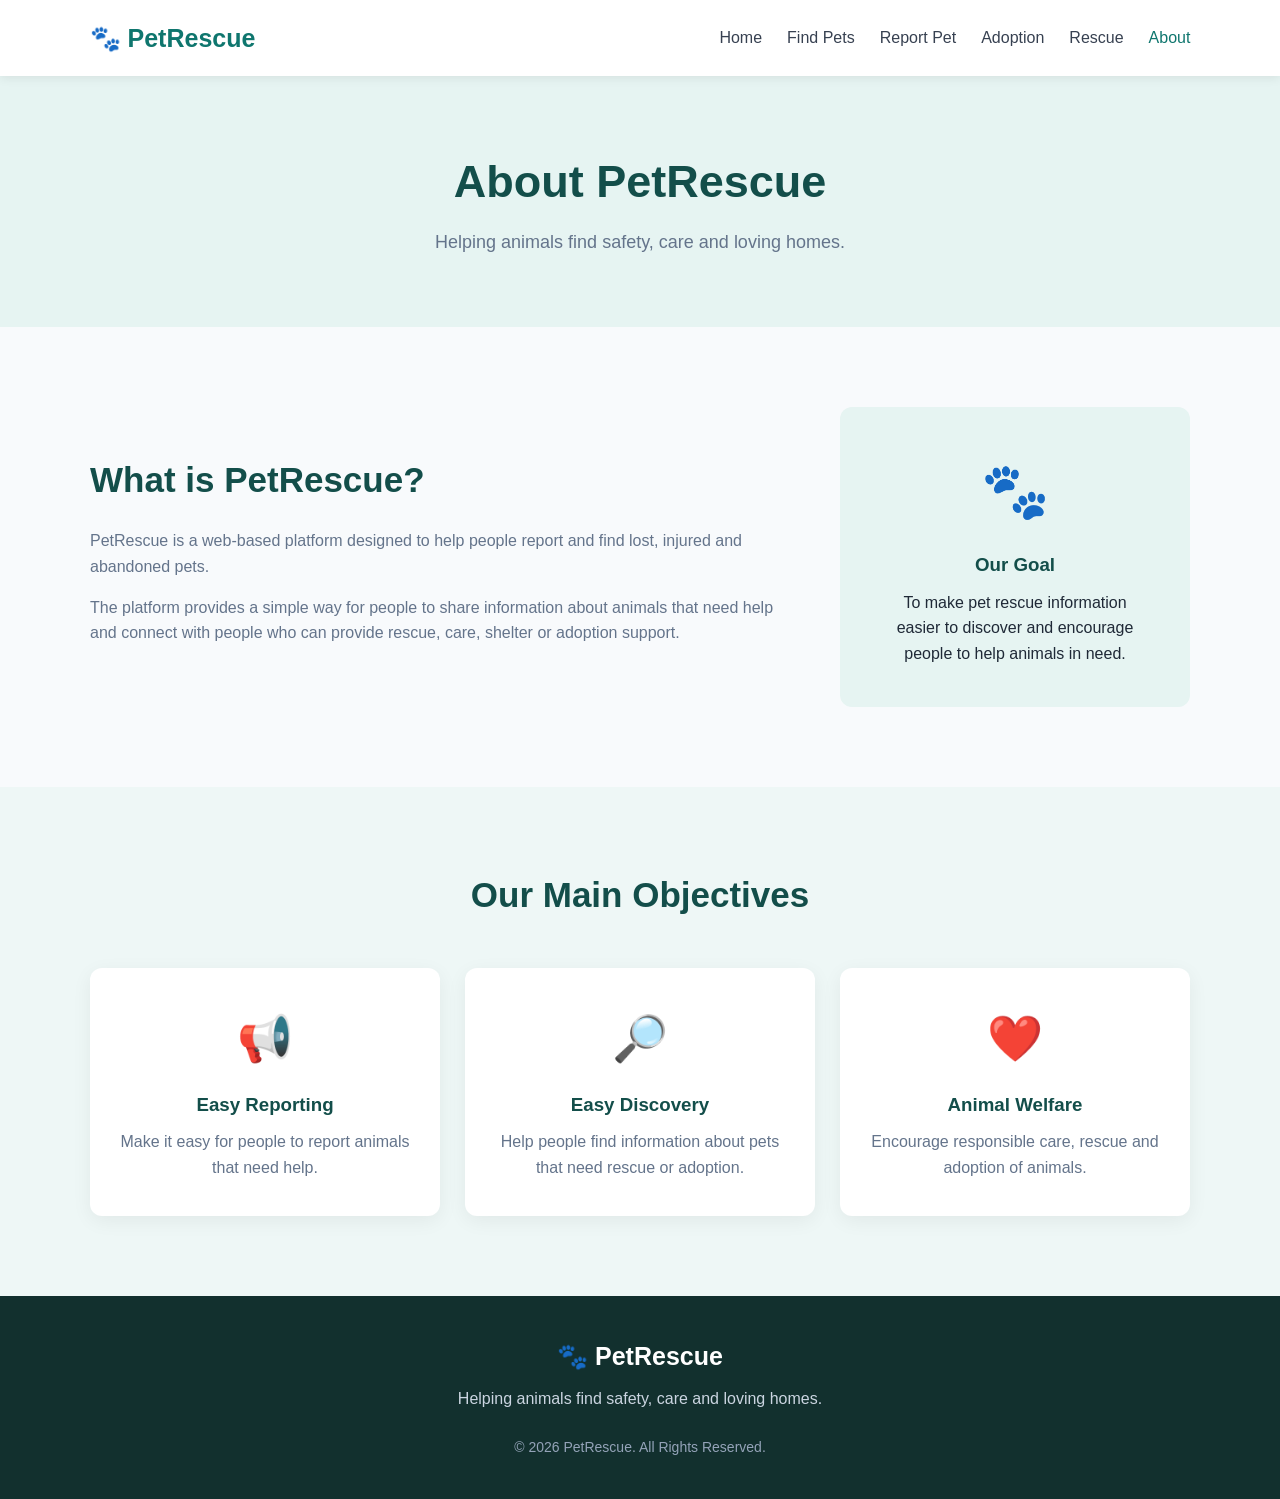
<file: about.html>
<!DOCTYPE html>
<html lang="en">

<head>

    <meta charset="UTF-8">

    <meta name="viewport" content="width=device-width, initial-scale=1.0">

    <title>PetRescue - About</title>

    <link rel="stylesheet" href="css/style.css">

</head>


<body>


    <header class="navbar">

        <div class="logo">
            🐾 PetRescue
        </div>

        <nav>

            <a href="index.html">Home</a>

            <a href="pets.html">Find Pets</a>

            <a href="report.html">Report Pet</a>

            <a href="adoption.html">Adoption</a>

            <a href="rescue.html">Rescue</a>

            <a href="about.html" class="active">
                About
            </a>

        </nav>

    </header>


    <section class="page-header">

        <h1>About PetRescue</h1>

        <p>
            Helping animals find safety, care and loving homes.
        </p>

    </section>


    <section class="section">


        <div class="about-content">


            <div class="about-text">

                <h2>What is PetRescue?</h2>

                <p>
                    PetRescue is a web-based platform designed to
                    help people report and find lost, injured and
                    abandoned pets.
                </p>

                <p>
                    The platform provides a simple way for people
                    to share information about animals that need
                    help and connect with people who can provide
                    rescue, care, shelter or adoption support.
                </p>

            </div>


            <div class="about-box">

                <div class="about-icon">
                    🐾
                </div>

                <h3>Our Goal</h3>

                <p>
                    To make pet rescue information easier to
                    discover and encourage people to help animals
                    in need.
                </p>

            </div>


        </div>

    </section>


    <section class="section light-section">


        <div class="section-heading">

            <h2>Our Main Objectives</h2>

        </div>


        <div class="info-cards">


            <div class="info-card">

                <div class="icon">
                    📢
                </div>

                <h3>Easy Reporting</h3>

                <p>
                    Make it easy for people to report animals
                    that need help.
                </p>

            </div>


            <div class="info-card">

                <div class="icon">
                    🔎
                </div>

                <h3>Easy Discovery</h3>

                <p>
                    Help people find information about pets
                    that need rescue or adoption.
                </p>

            </div>


            <div class="info-card">

                <div class="icon">
                    ❤️
                </div>

                <h3>Animal Welfare</h3>

                <p>
                    Encourage responsible care, rescue and
                    adoption of animals.
                </p>

            </div>


        </div>

    </section>


    <footer>

        <div class="footer-content">

            <h3>🐾 PetRescue</h3>

            <p>
                Helping animals find safety, care and loving homes.
            </p>

        </div>

        <p class="copyright">
            © 2026 PetRescue. All Rights Reserved.
        </p>

    </footer>


    <script src="js/script.js"></script>

</body>

</html>
</file>
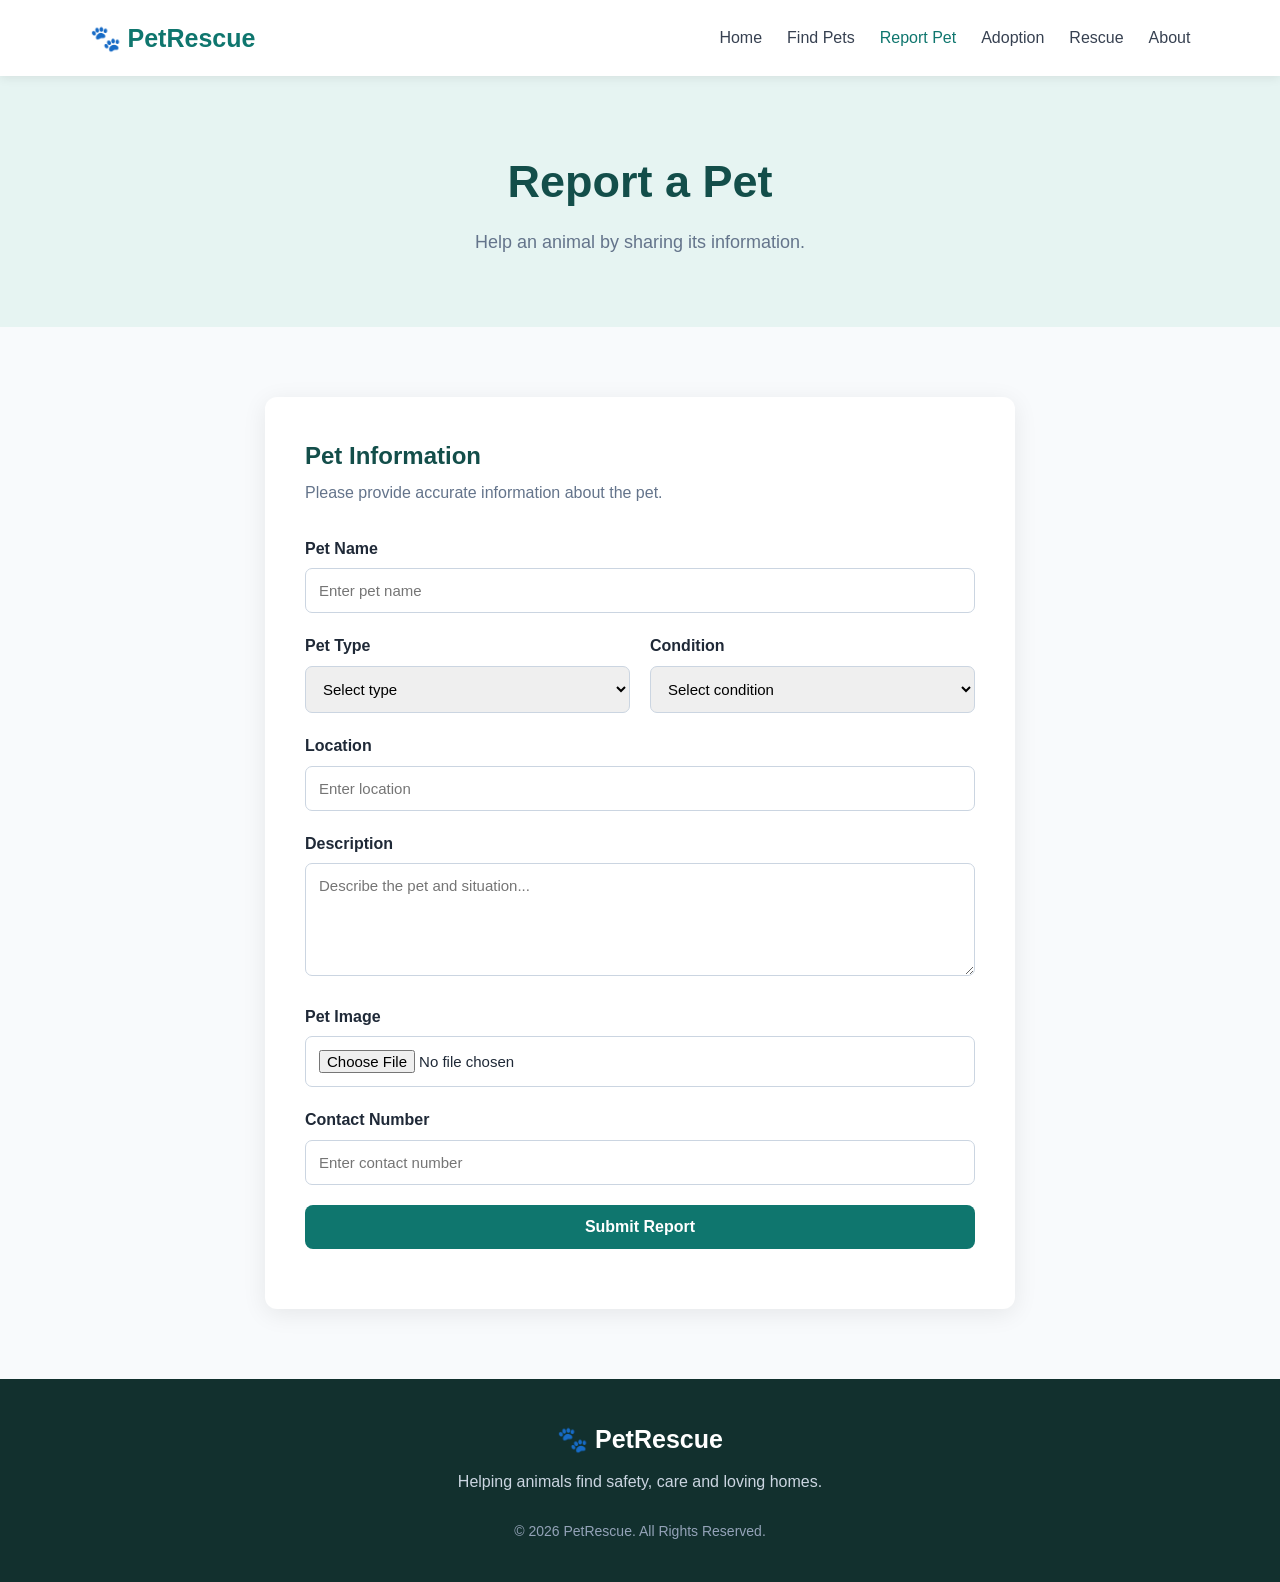
<file: report.html>
<!DOCTYPE html>
<html lang="en">

<head>

    <meta charset="UTF-8">

    <meta name="viewport" content="width=device-width, initial-scale=1.0">

    <title>PetRescue - Report Pet</title>

    <link rel="stylesheet" href="css/style.css">

</head>


<body>


    <!-- Navigation -->

    <header class="navbar">

        <div class="logo">
            🐾 PetRescue
        </div>

        <nav>

            <a href="index.html">Home</a>

            <a href="pets.html">Find Pets</a>

            <a href="report.html" class="active">Report Pet</a>

            <a href="adoption.html">Adoption</a>

            <a href="rescue.html">Rescue</a>

            <a href="about.html">About</a>

        </nav>

    </header>


    <!-- Page Header -->

    <section class="page-header">

        <h1>Report a Pet</h1>

        <p>
            Help an animal by sharing its information.
        </p>

    </section>


    <!-- Report Form -->

    <section class="form-section">

        <div class="form-container">

            <h2>Pet Information</h2>

            <p class="form-description">
                Please provide accurate information about the pet.
            </p>


            <form id="petReportForm">


                <div class="form-group">

                    <label for="petName">
                        Pet Name
                    </label>

                    <input
                        type="text"
                        id="petName"
                        placeholder="Enter pet name"
                    >

                </div>


                <div class="form-row">

                    <div class="form-group">

                        <label for="petType">
                            Pet Type
                        </label>

                        <select id="petType">

                            <option value="">
                                Select type
                            </option>

                            <option value="Dog">
                                Dog
                            </option>

                            <option value="Cat">
                                Cat
                            </option>

                            <option value="Other">
                                Other
                            </option>

                        </select>

                    </div>


                    <div class="form-group">

                        <label for="condition">
                            Condition
                        </label>

                        <select id="condition">

                            <option value="">
                                Select condition
                            </option>

                            <option value="Lost">
                                Lost
                            </option>

                            <option value="Injured">
                                Injured
                            </option>

                            <option value="Abandoned">
                                Abandoned
                            </option>

                            <option value="Found">
                                Found
                            </option>

                        </select>

                    </div>

                </div>


                <div class="form-group">

                    <label for="location">
                        Location
                    </label>

                    <input
                        type="text"
                        id="location"
                        placeholder="Enter location"
                    >

                </div>


                <div class="form-group">

                    <label for="description">
                        Description
                    </label>

                    <textarea
                        id="description"
                        rows="5"
                        placeholder="Describe the pet and situation..."
                    ></textarea>

                </div>


                <div class="form-group">

                    <label for="petImage">
                        Pet Image
                    </label>

                    <input
                        type="file"
                        id="petImage"
                        accept="image/*"
                    >

                </div>


                <div class="form-group">

                    <label for="contact">
                        Contact Number
                    </label>

                    <input
                        type="tel"
                        id="contact"
                        placeholder="Enter contact number"
                    >

                </div>


                <button
                    type="submit"
                    class="btn primary-btn full-btn"
                >
                    Submit Report
                </button>


                <div id="formMessage"></div>


            </form>

        </div>

    </section>


    <footer>

        <div class="footer-content">

            <h3>🐾 PetRescue</h3>

            <p>
                Helping animals find safety, care and loving homes.
            </p>

        </div>

        <p class="copyright">
            © 2026 PetRescue. All Rights Reserved.
        </p>

    </footer>


    <script src="js/script.js"></script>

</body>

</html>
</file>
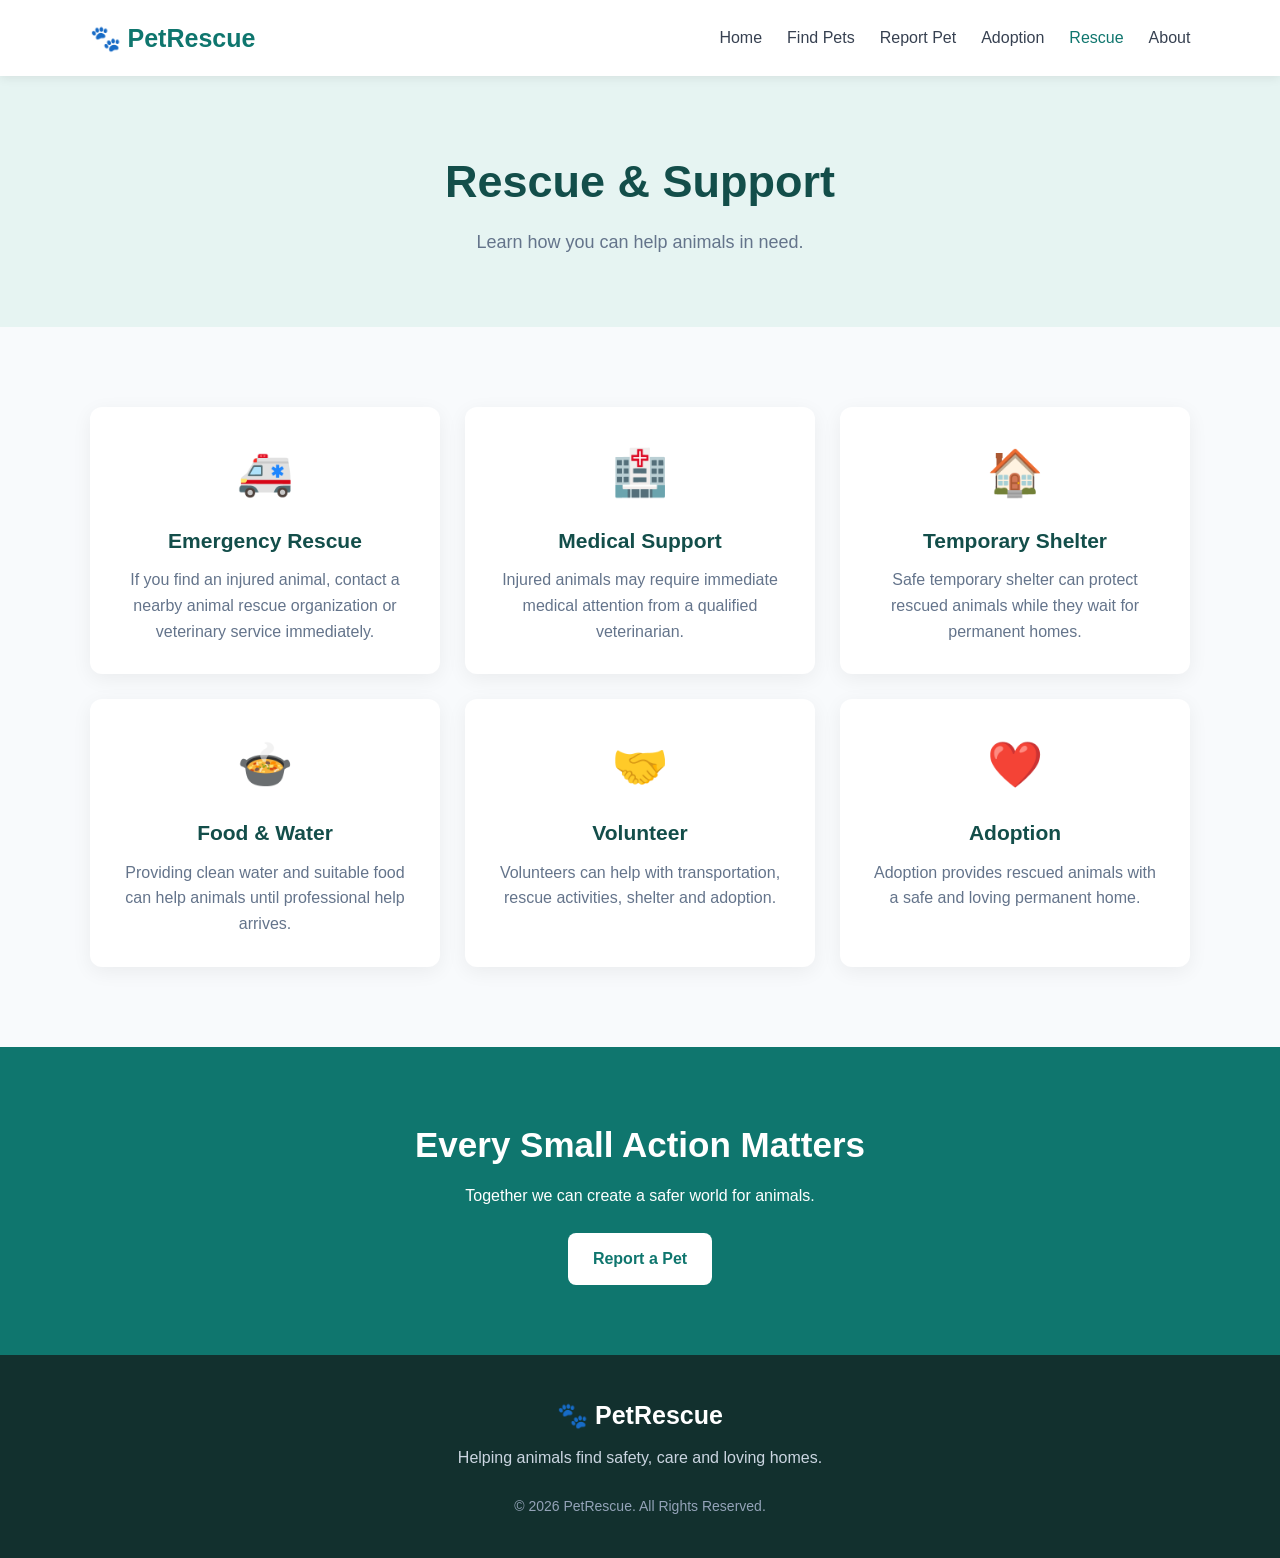
<file: rescue.html>
<!DOCTYPE html>
<html lang="en">

<head>

    <meta charset="UTF-8">

    <meta name="viewport" content="width=device-width, initial-scale=1.0">

    <title>PetRescue - Rescue & Support</title>

    <link rel="stylesheet" href="css/style.css">

</head>


<body>


    <header class="navbar">

        <div class="logo">
            🐾 PetRescue
        </div>

        <nav>

            <a href="index.html">Home</a>

            <a href="pets.html">Find Pets</a>

            <a href="report.html">Report Pet</a>

            <a href="adoption.html">Adoption</a>

            <a href="rescue.html" class="active">
                Rescue
            </a>

            <a href="about.html">About</a>

        </nav>

    </header>


    <section class="page-header">

        <h1>Rescue & Support</h1>

        <p>
            Learn how you can help animals in need.
        </p>

    </section>


    <section class="section">


        <div class="support-grid">


            <div class="support-card">

                <div class="support-icon">
                    🚑
                </div>

                <h2>Emergency Rescue</h2>

                <p>
                    If you find an injured animal, contact
                    a nearby animal rescue organization or
                    veterinary service immediately.
                </p>

            </div>


            <div class="support-card">

                <div class="support-icon">
                    🏥
                </div>

                <h2>Medical Support</h2>

                <p>
                    Injured animals may require immediate
                    medical attention from a qualified veterinarian.
                </p>

            </div>


            <div class="support-card">

                <div class="support-icon">
                    🏠
                </div>

                <h2>Temporary Shelter</h2>

                <p>
                    Safe temporary shelter can protect rescued
                    animals while they wait for permanent homes.
                </p>

            </div>


            <div class="support-card">

                <div class="support-icon">
                    🍲
                </div>

                <h2>Food & Water</h2>

                <p>
                    Providing clean water and suitable food can
                    help animals until professional help arrives.
                </p>

            </div>


            <div class="support-card">

                <div class="support-icon">
                    🤝
                </div>

                <h2>Volunteer</h2>

                <p>
                    Volunteers can help with transportation,
                    rescue activities, shelter and adoption.
                </p>

            </div>


            <div class="support-card">

                <div class="support-icon">
                    ❤️
                </div>

                <h2>Adoption</h2>

                <p>
                    Adoption provides rescued animals with
                    a safe and loving permanent home.
                </p>

            </div>


        </div>

    </section>


    <section class="cta">

        <h2>Every Small Action Matters</h2>

        <p>
            Together we can create a safer world for animals.
        </p>

        <a href="report.html" class="btn white-btn">
            Report a Pet
        </a>

    </section>


    <footer>

        <div class="footer-content">

            <h3>🐾 PetRescue</h3>

            <p>
                Helping animals find safety, care and loving homes.
            </p>

        </div>

        <p class="copyright">
            © 2026 PetRescue. All Rights Reserved.
        </p>

    </footer>


    <script src="js/script.js"></script>

</body>

</html>
</file>
<file: css/style.css>
* {
    margin: 0;
    padding: 0;
    box-sizing: border-box;
}


body {
    font-family: Arial, Helvetica, sans-serif;
    background-color: #f8fafc;
    color: #1f2937;
    line-height: 1.6;
}


/* =========================
   NAVBAR
========================= */

.navbar {
    width: 100%;
    background-color: white;
    display: flex;
    justify-content: space-between;
    align-items: center;
    padding: 18px 7%;
    box-shadow: 0 2px 10px rgba(0, 0, 0, 0.08);
    position: sticky;
    top: 0;
    z-index: 1000;
}


.logo {
    font-size: 25px;
    font-weight: bold;
    color: #0f766e;
}


.navbar nav {
    display: flex;
    gap: 25px;
}


.navbar nav a {
    text-decoration: none;
    color: #374151;
    font-weight: 500;
    transition: 0.3s;
}


.navbar nav a:hover,
.navbar nav a.active {
    color: #0f766e;
}


/* =========================
   HERO
========================= */

.hero {
    min-height: 580px;
    display: flex;
    justify-content: center;
    align-items: center;
    text-align: center;

    background:
        linear-gradient(
            rgba(15, 118, 110, 0.78),
            rgba(15, 118, 110, 0.78)
        ),
        url("https://images.unsplash.com/photo-1450778869180-41d0601e046e?auto=format&fit=crop&w=1600&q=80");

    background-size: cover;
    background-position: center;
}


.hero-content {
    max-width: 800px;
    padding: 30px;
    color: white;
}


.hero-content h1 {
    font-size: 55px;
    margin-bottom: 20px;
}


.hero-content p {
    font-size: 19px;
    margin-bottom: 30px;
}


.hero-buttons {
    display: flex;
    justify-content: center;
    gap: 15px;
}


/* =========================
   BUTTONS
========================= */

.btn {
    display: inline-block;
    padding: 13px 25px;
    border-radius: 8px;
    text-decoration: none;
    border: none;
    cursor: pointer;
    font-size: 16px;
    font-weight: bold;
    transition: 0.3s;
}


.primary-btn {
    background-color: #0f766e;
    color: white;
}


.primary-btn:hover {
    background-color: #115e59;
    transform: translateY(-2px);
}


.secondary-btn {
    background-color: white;
    color: #0f766e;
}


.secondary-btn:hover {
    background-color: #f1f5f9;
}


.white-btn {
    background-color: white;
    color: #0f766e;
}


.full-btn {
    width: 100%;
}


/* =========================
   GENERAL SECTION
========================= */

.section {
    padding: 80px 7%;
}


.light-section {
    background-color: #eef7f6;
}


.section-heading {
    text-align: center;
    max-width: 700px;
    margin: 0 auto 45px;
}


.section-heading h2 {
    font-size: 35px;
    margin-bottom: 12px;
    color: #134e4a;
}


.section-heading p {
    color: #64748b;
}


/* =========================
   INFO CARDS
========================= */

.info-cards {
    display: grid;
    grid-template-columns: repeat(3, 1fr);
    gap: 25px;
    max-width: 1100px;
    margin: auto;
}


.info-card {
    background-color: white;
    padding: 35px 25px;
    text-align: center;
    border-radius: 12px;
    box-shadow: 0 5px 20px rgba(0, 0, 0, 0.06);
}


.info-card .icon {
    font-size: 45px;
    margin-bottom: 15px;
}


.info-card h3 {
    margin-bottom: 10px;
    color: #134e4a;
}


.info-card p {
    color: #64748b;
}


/* =========================
   HOW IT WORKS
========================= */

.steps {
    display: grid;
    grid-template-columns: repeat(3, 1fr);
    gap: 30px;
    max-width: 1000px;
    margin: auto;
}


.step {
    text-align: center;
}


.step-number {
    width: 60px;
    height: 60px;
    background-color: #0f766e;
    color: white;
    display: flex;
    justify-content: center;
    align-items: center;
    margin: 0 auto 20px;
    border-radius: 50%;
    font-size: 22px;
    font-weight: bold;
}


.step h3 {
    margin-bottom: 10px;
    color: #134e4a;
}


.step p {
    color: #64748b;
}


/* =========================
   PAGE HEADER
========================= */

.page-header {
    background-color: #e6f4f2;
    text-align: center;
    padding: 70px 20px;
}


.page-header h1 {
    font-size: 45px;
    color: #134e4a;
    margin-bottom: 10px;
}


.page-header p {
    color: #64748b;
    font-size: 18px;
}


/* =========================
   PET GRID
========================= */

.pet-grid {
    display: grid;
    grid-template-columns: repeat(3, 1fr);
    gap: 25px;
    max-width: 1200px;
    margin: auto;
}


.pet-card {
    background-color: white;
    border-radius: 12px;
    overflow: hidden;
    box-shadow: 0 5px 20px rgba(0, 0, 0, 0.08);
    transition: 0.3s;
}


.pet-card:hover {
    transform: translateY(-5px);
}


.pet-card img {
    width: 100%;
    height: 230px;
    object-fit: cover;
}


.pet-card-content {
    padding: 20px;
}


.pet-card-content h3 {
    color: #134e4a;
    margin-bottom: 10px;
}


.pet-info {
    color: #64748b;
    margin-bottom: 5px;
}


.status {
    display: inline-block;
    margin: 12px 0;
    padding: 5px 12px;
    border-radius: 20px;
    background-color: #dff6f3;
    color: #0f766e;
    font-size: 13px;
    font-weight: bold;
}


.center-button {
    text-align: center;
    margin-top: 35px;
}


/* =========================
   SEARCH
========================= */

.search-section {
    padding: 35px 7%;
    background-color: white;
}


.search-container {
    max-width: 1100px;
    margin: auto;
    display: grid;
    grid-template-columns: 2fr 1fr 1fr;
    gap: 15px;
}


.search-container input,
.search-container select {
    padding: 14px;
    border: 1px solid #cbd5e1;
    border-radius: 8px;
    font-size: 15px;
}


/* =========================
   FORM
========================= */

.form-section {
    padding: 70px 20px;
}


.form-container {
    max-width: 750px;
    margin: auto;
    background-color: white;
    padding: 40px;
    border-radius: 12px;
    box-shadow: 0 5px 25px rgba(0, 0, 0, 0.08);
}


.form-container h2 {
    color: #134e4a;
    margin-bottom: 5px;
}


.form-description {
    color: #64748b;
    margin-bottom: 30px;
}


.form-group {
    margin-bottom: 20px;
}


.form-group label {
    display: block;
    margin-bottom: 7px;
    font-weight: bold;
}


.form-group input,
.form-group select,
.form-group textarea {
    width: 100%;
    padding: 13px;
    border: 1px solid #cbd5e1;
    border-radius: 7px;
    font-size: 15px;
    font-family: inherit;
}


.form-group textarea {
    resize: vertical;
}


.form-row {
    display: grid;
    grid-template-columns: 1fr 1fr;
    gap: 20px;
}


#formMessage {
    margin-top: 20px;
    text-align: center;
    font-weight: bold;
}


/* =========================
   SUPPORT
========================= */

.support-grid {
    display: grid;
    grid-template-columns: repeat(3, 1fr);
    gap: 25px;
    max-width: 1100px;
    margin: auto;
}


.support-card {
    background-color: white;
    padding: 30px;
    border-radius: 12px;
    text-align: center;
    box-shadow: 0 5px 20px rgba(0, 0, 0, 0.06);
}


.support-icon {
    font-size: 45px;
    margin-bottom: 15px;
}


.support-card h2 {
    color: #134e4a;
    font-size: 21px;
    margin-bottom: 10px;
}


.support-card p {
    color: #64748b;
}


/* =========================
   ABOUT
========================= */

.about-content {
    max-width: 1100px;
    margin: auto;
    display: grid;
    grid-template-columns: 2fr 1fr;
    gap: 50px;
    align-items: center;
}


.about-text h2 {
    font-size: 35px;
    color: #134e4a;
    margin-bottom: 20px;
}


.about-text p {
    margin-bottom: 15px;
    color: #64748b;
}


.about-box {
    background-color: #e6f4f2;
    padding: 40px;
    border-radius: 12px;
    text-align: center;
}


.about-icon {
    font-size: 55px;
    margin-bottom: 15px;
}


.about-box h3 {
    color: #134e4a;
    margin-bottom: 10px;
}


/* =========================
   CTA
========================= */

.cta {
    background-color: #0f766e;
    color: white;
    text-align: center;
    padding: 70px 20px;
}


.cta h2 {
    font-size: 35px;
    margin-bottom: 10px;
}


.cta p {
    margin-bottom: 25px;
}


/* =========================
   FOOTER
========================= */

footer {
    background-color: #12302e;
    color: white;
    text-align: center;
    padding: 40px 20px;
}


.footer-content h3 {
    font-size: 25px;
    margin-bottom: 10px;
}


.footer-content p {
    color: #cbd5e1;
}


.copyright {
    margin-top: 25px;
    color: #94a3b8;
    font-size: 14px;
}


/* =========================
   RESPONSIVE DESIGN
========================= */

@media (max-width: 900px) {

    .navbar {
        flex-direction: column;
        gap: 15px;
    }


    .navbar nav {
        flex-wrap: wrap;
        justify-content: center;
    }


    .hero-content h1 {
        font-size: 42px;
    }


    .info-cards,
    .steps,
    .pet-grid,
    .support-grid {
        grid-template-columns: repeat(2, 1fr);
    }


    .about-content {
        grid-template-columns: 1fr;
    }

}


@media (max-width: 600px) {

    .navbar nav {
        gap: 12px;
    }


    .navbar nav a {
        font-size: 14px;
    }


    .hero {
        min-height: 500px;
    }


    .hero-content h1 {
        font-size: 35px;
    }


    .hero-content p {
        font-size: 16px;
    }


    .hero-buttons {
        flex-direction: column;
    }


    .info-cards,
    .steps,
    .pet-grid,
    .support-grid {
        grid-template-columns: 1fr;
    }


    .search-container {
        grid-template-columns: 1fr;
    }


    .form-row {
        grid-template-columns: 1fr;
    }


    .form-container {
        padding: 25px;
    }


    .page-header h1 {
        font-size: 35px;
    }


    .section {
        padding: 55px 5%;
    }

}
</file>
